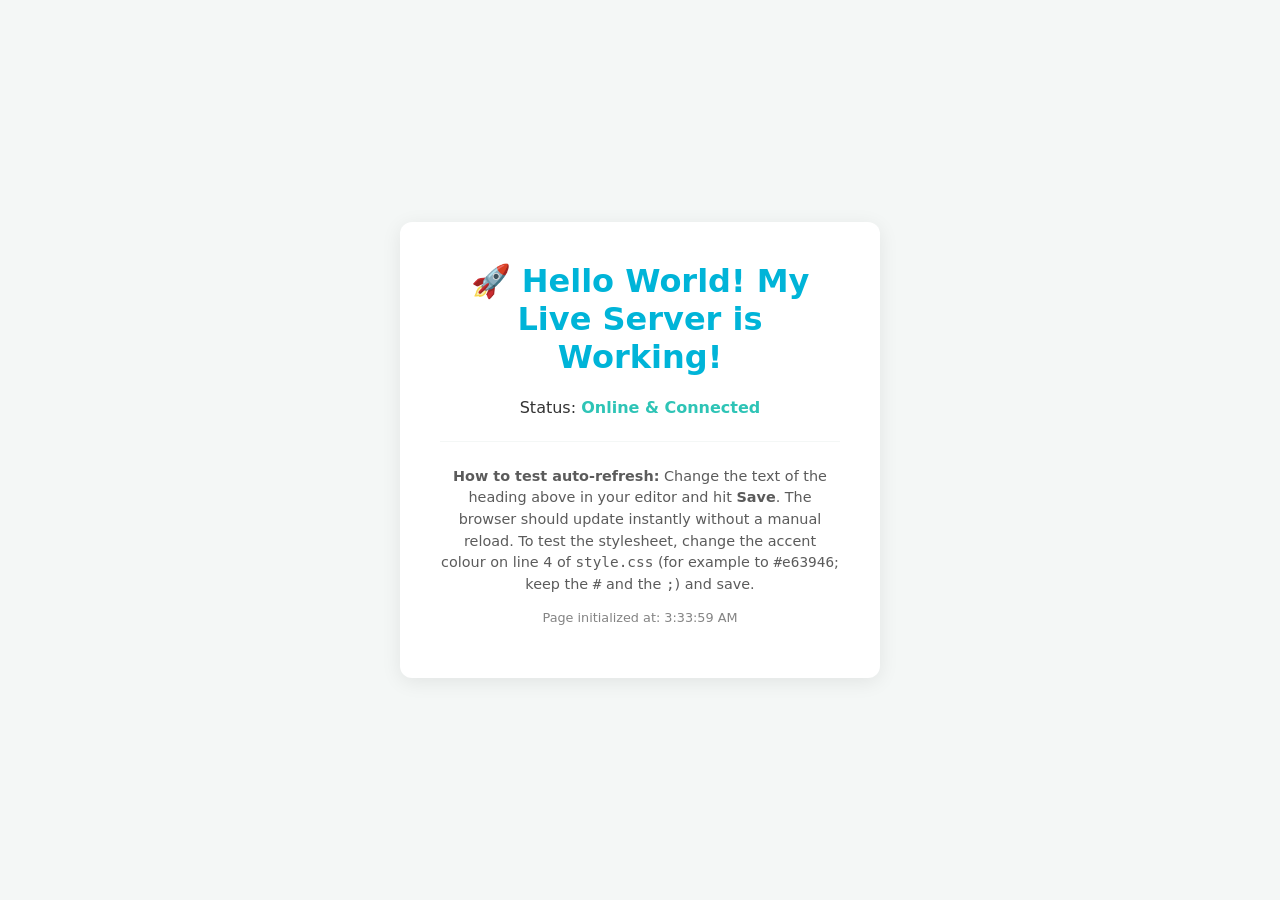
<file: foundations/lazyvim-testfiles/index.html>
<!DOCTYPE html>
<html lang="en">
<head>
    <meta charset="UTF-8">
    <meta name="viewport" content="width=device-width, initial-scale=1.0">
    <title>Live Server Test Page</title>
    <link rel="stylesheet" href="style.css">
</head>
<body>

    <div class="container">
        <h1>🚀 Hello World! My Live Server is Working!</h1>
        <p>Status: <span class="status">Online & Connected</span></p>
        <hr style="border: 0; border-top: 1px solid var(--bg-color); margin: 1.5rem 0;">
        <p class="instructions">
            <strong>How to test auto-refresh:</strong> Change the text of the heading above in your editor and hit <strong>Save</strong>. The browser should update instantly without a manual reload. To test the stylesheet, change the accent colour on line 4 of <code>style.css</code> (for example to <code>#e63946</code>; keep the <code>#</code> and the <code>;</code>) and save.
        </p>
        <p id="time-log" style="font-size: 0.8rem; opacity: 0.6;"></p>
    </div>

    <script>
        // Confirms JavaScript runs properly and tracks initial load time
        const now = new Date();
        document.getElementById('time-log').innerText = `Page initialized at: ${now.toLocaleTimeString()}`;
        console.log("Live Server test file successfully loaded.");
    </script>
</body>
</html>
</file>
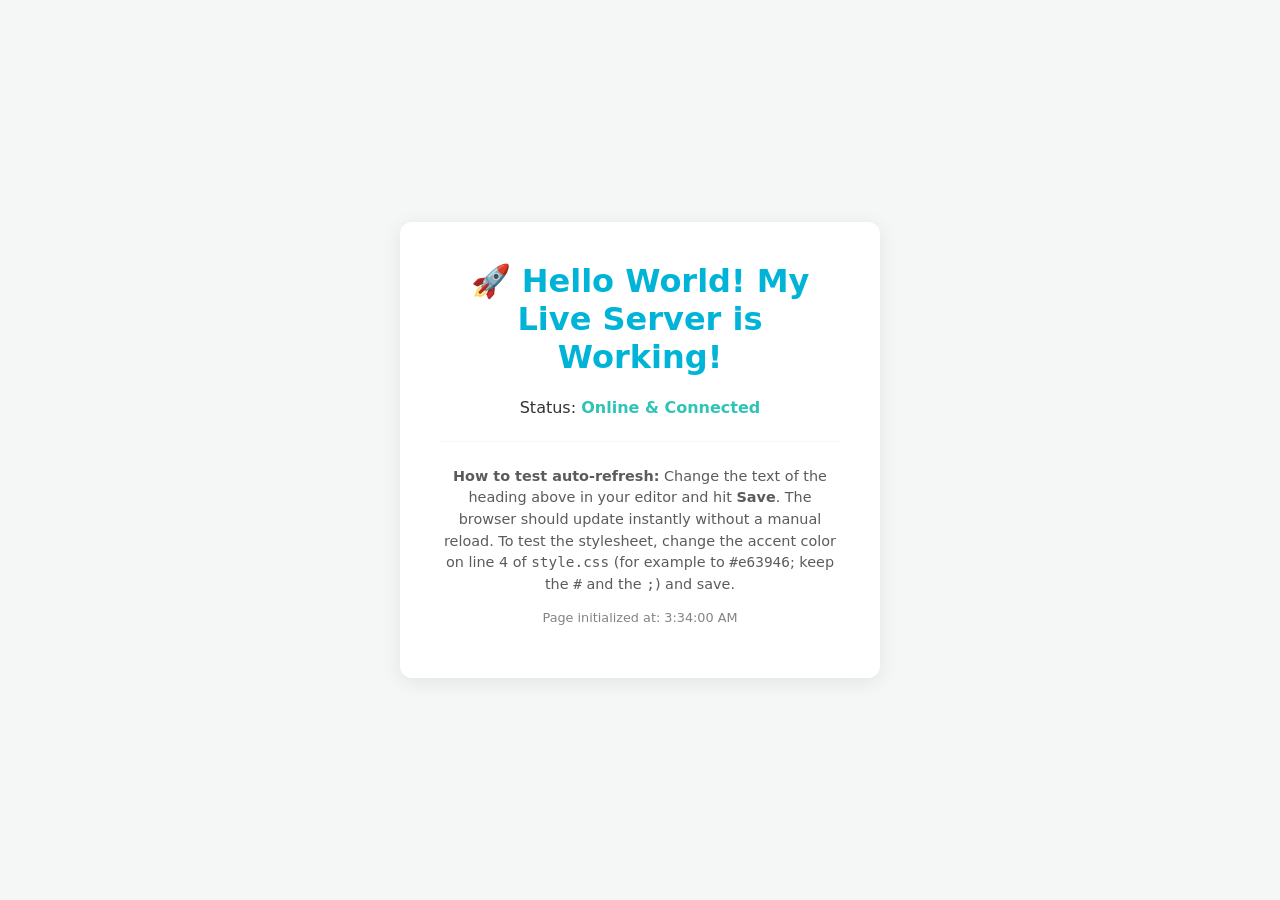
<file: foundations/lazyvim-ide/lazyvim-testfiles/index.html>
<!DOCTYPE html>
<html lang="en">
<head>
    <meta charset="UTF-8">
    <meta name="viewport" content="width=device-width, initial-scale=1.0">
    <title>Live Server Test Page</title>
    <link rel="stylesheet" href="style.css">
</head>
<body>

    <div class="container">
        <h1>🚀 Hello World! My Live Server is Working!</h1>
        <p>Status: <span class="status">Online & Connected</span></p>
        <hr style="border: 0; border-top: 1px solid var(--bg-color); margin: 1.5rem 0;">
        <p class="instructions">
            <strong>How to test auto-refresh:</strong> Change the text of the heading above in your editor and hit <strong>Save</strong>. The browser should update instantly without a manual reload. To test the stylesheet, change the accent color on line 4 of <code>style.css</code> (for example to <code>#e63946</code>; keep the <code>#</code> and the <code>;</code>) and save.
        </p>
        <p id="time-log" style="font-size: 0.8rem; opacity: 0.6;"></p>
    </div>

    <script>
        // Confirms JavaScript runs properly and tracks initial load time
        const now = new Date();
        document.getElementById('time-log').innerText = `Page initialized at: ${now.toLocaleTimeString()}`;
        console.log("Live Server test file successfully loaded.");
    </script>
</body>
</html>
</file>
<file: foundations/lazyvim-testfiles/style.css>
:root {
    --bg-color: #f4f7f6;
    --text-color: #333;
    --accent-color: #00b4d8;
    --card-bg: #ffffff;
}
@media (prefers-color-scheme: dark) {
    :root {
        --bg-color: #1a1a1a;
        --text-color: #f4f7f6;
        --card-bg: #2d2d2d;
    }
}
body {
    font-family: system-ui, -apple-system, sans-serif;
    background-color: var(--bg-color);
    color: var(--text-color);
    display: flex;
    justify-content: center;
    align-items: center;
    height: 100vh;
    margin: 0;
    transition: background-color 0.3s;
}
.container {
    text-align: center;
    padding: 2.5rem;
    background: var(--card-bg);
    border-radius: 12px;
    box-shadow: 0 4px 20px rgba(0, 0, 0, 0.08);
    max-width: 400px;
}
h1 {
    color: var(--accent-color);
    margin-top: 0;
}
.status {
    font-weight: bold;
    color: #2ec4b6;
}
.instructions {
    font-size: 0.9rem;
    opacity: 0.8;
    line-height: 1.5;
}
</file>
<file: foundations/lazyvim-ide/lazyvim-testfiles/style.css>
:root {
    --bg-color: #f4f7f6;
    --text-color: #333;
    --accent-color: #00b4d8;
    --card-bg: #ffffff;
}
@media (prefers-color-scheme: dark) {
    :root {
        --bg-color: #1a1a1a;
        --text-color: #f4f7f6;
        --card-bg: #2d2d2d;
    }
}
body {
    font-family: system-ui, -apple-system, sans-serif;
    background-color: var(--bg-color);
    color: var(--text-color);
    display: flex;
    justify-content: center;
    align-items: center;
    height: 100vh;
    margin: 0;
    transition: background-color 0.3s;
}
.container {
    text-align: center;
    padding: 2.5rem;
    background: var(--card-bg);
    border-radius: 12px;
    box-shadow: 0 4px 20px rgba(0, 0, 0, 0.08);
    max-width: 400px;
}
h1 {
    color: var(--accent-color);
    margin-top: 0;
}
.status {
    font-weight: bold;
    color: #2ec4b6;
}
.instructions {
    font-size: 0.9rem;
    opacity: 0.8;
    line-height: 1.5;
}
</file>
